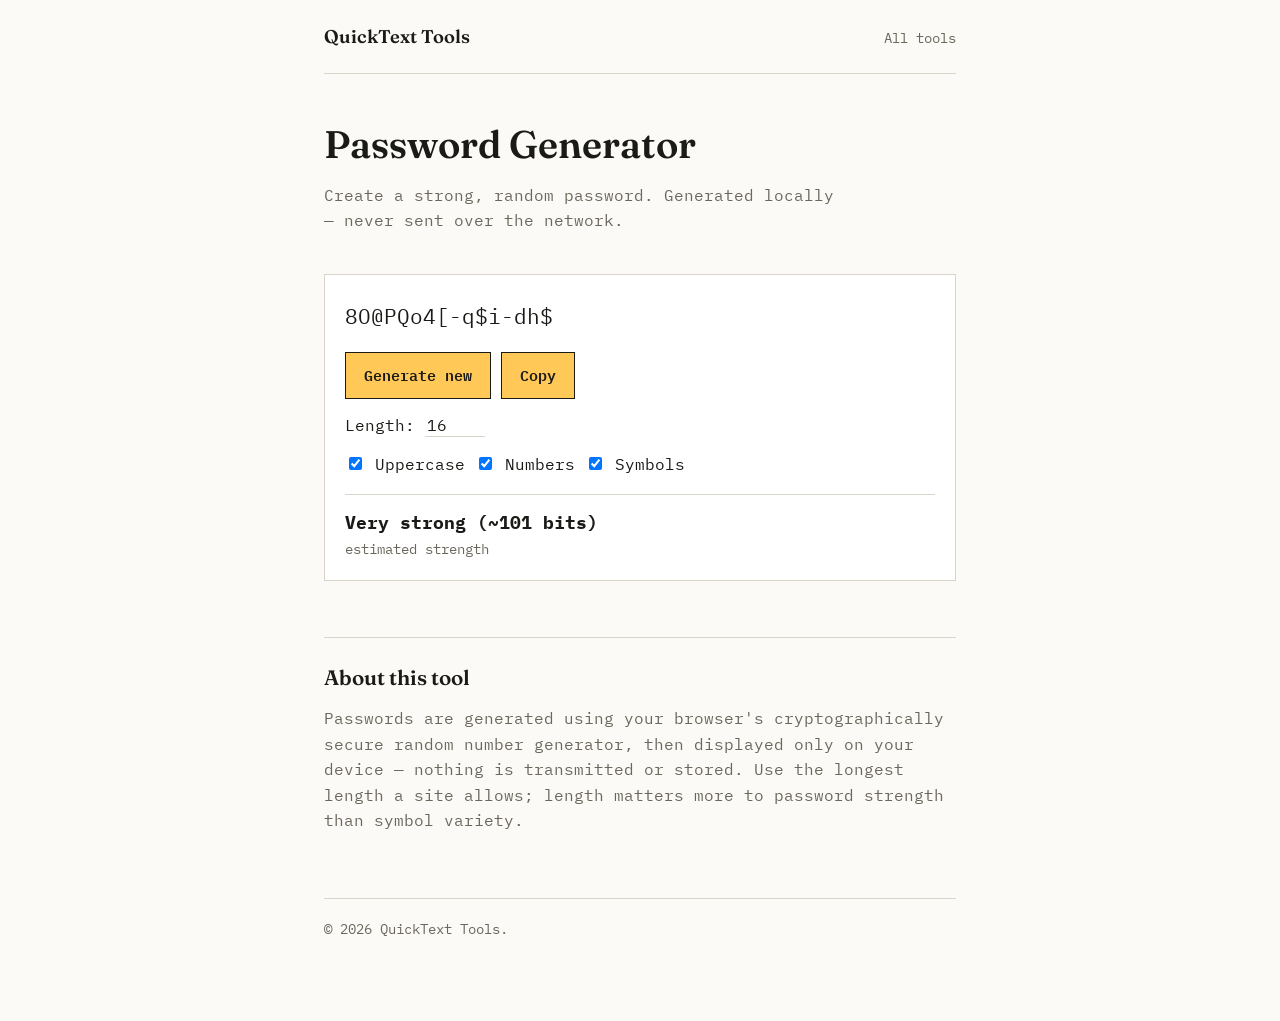
<file: password-generator.html>
<!DOCTYPE html>
<html lang="en">
<head>
<meta charset="UTF-8">
<meta name="viewport" content="width=device-width, initial-scale=1">
<title>Password Generator — Free Online Tool | QuickText Tools</title>
<meta name="description" content="Generate strong, random passwords instantly. Choose length and character types. Free, no sign-up, runs in your browser.">
<link rel="stylesheet" href="style.css">
</head>
<body>
<div class="wrap">
  <header class="site">
    <a class="brand" href="/">QuickText Tools</a>
    <nav><a href="/">All tools</a></nav>
  </header>

  <h1 class="hero">Password Generator</h1>
  <p class="lede">Create a strong, random password. Generated locally — never sent over the network.</p>

  <div class="tool-area">
    <input type="text" id="output" readonly aria-label="Generated password" style="font-size:1.3rem; padding:8px 0;">
    <div class="controls">
      <button id="generate">Generate new</button>
      <button id="copy">Copy</button>
    </div>
    <div class="controls">
      <label>Length: <input type="number" id="length" value="16" min="6" max="64" style="width:60px; border-bottom:1px solid var(--rule);"></label>
    </div>
    <div class="controls">
      <label><input type="checkbox" id="upper" checked> Uppercase</label>
      <label><input type="checkbox" id="numbers" checked> Numbers</label>
      <label><input type="checkbox" id="symbols" checked> Symbols</label>
    </div>
    <div class="stats"><div><strong id="strength">—</strong>estimated strength</div></div>
  </div>

  <section class="info">
    <h2>About this tool</h2>
    <p>Passwords are generated using your browser's cryptographically secure random number generator, then displayed only on your device — nothing is transmitted or stored. Use the longest length a site allows; length matters more to password strength than symbol variety.</p>
  </section>

  <footer class="site">&copy; 2026 QuickText Tools.</footer>
</div>

<script>
const lower = 'abcdefghijklmnopqrstuvwxyz';
const upper = 'ABCDEFGHIJKLMNOPQRSTUVWXYZ';
const nums = '0123456789';
const syms = '!@#$%^&*()-_=+[]{}';

function generate() {
  let pool = lower;
  if (document.getElementById('upper').checked) pool += upper;
  if (document.getElementById('numbers').checked) pool += nums;
  if (document.getElementById('symbols').checked) pool += syms;

  const length = Math.min(64, Math.max(6, Number(document.getElementById('length').value) || 16));
  const bytes = new Uint32Array(length);
  crypto.getRandomValues(bytes);

  let pass = '';
  for (let i = 0; i < length; i++) pass += pool[bytes[i] % pool.length];

  document.getElementById('output').value = pass;

  const bits = Math.log2(pool.length) * length;
  const label = bits < 40 ? 'Weak' : bits < 60 ? 'Fair' : bits < 80 ? 'Strong' : 'Very strong';
  document.getElementById('strength').textContent = label + ' (~' + Math.round(bits) + ' bits)';
}

document.getElementById('generate').addEventListener('click', generate);
document.getElementById('length').addEventListener('input', generate);
document.getElementById('upper').addEventListener('change', generate);
document.getElementById('numbers').addEventListener('change', generate);
document.getElementById('symbols').addEventListener('change', generate);
document.getElementById('copy').addEventListener('click', () => {
  navigator.clipboard.writeText(document.getElementById('output').value);
  const btn = document.getElementById('copy');
  const old = btn.textContent;
  btn.textContent = 'Copied!';
  setTimeout(() => btn.textContent = old, 1200);
});

generate();
</script>
</body>
</html>
</file>
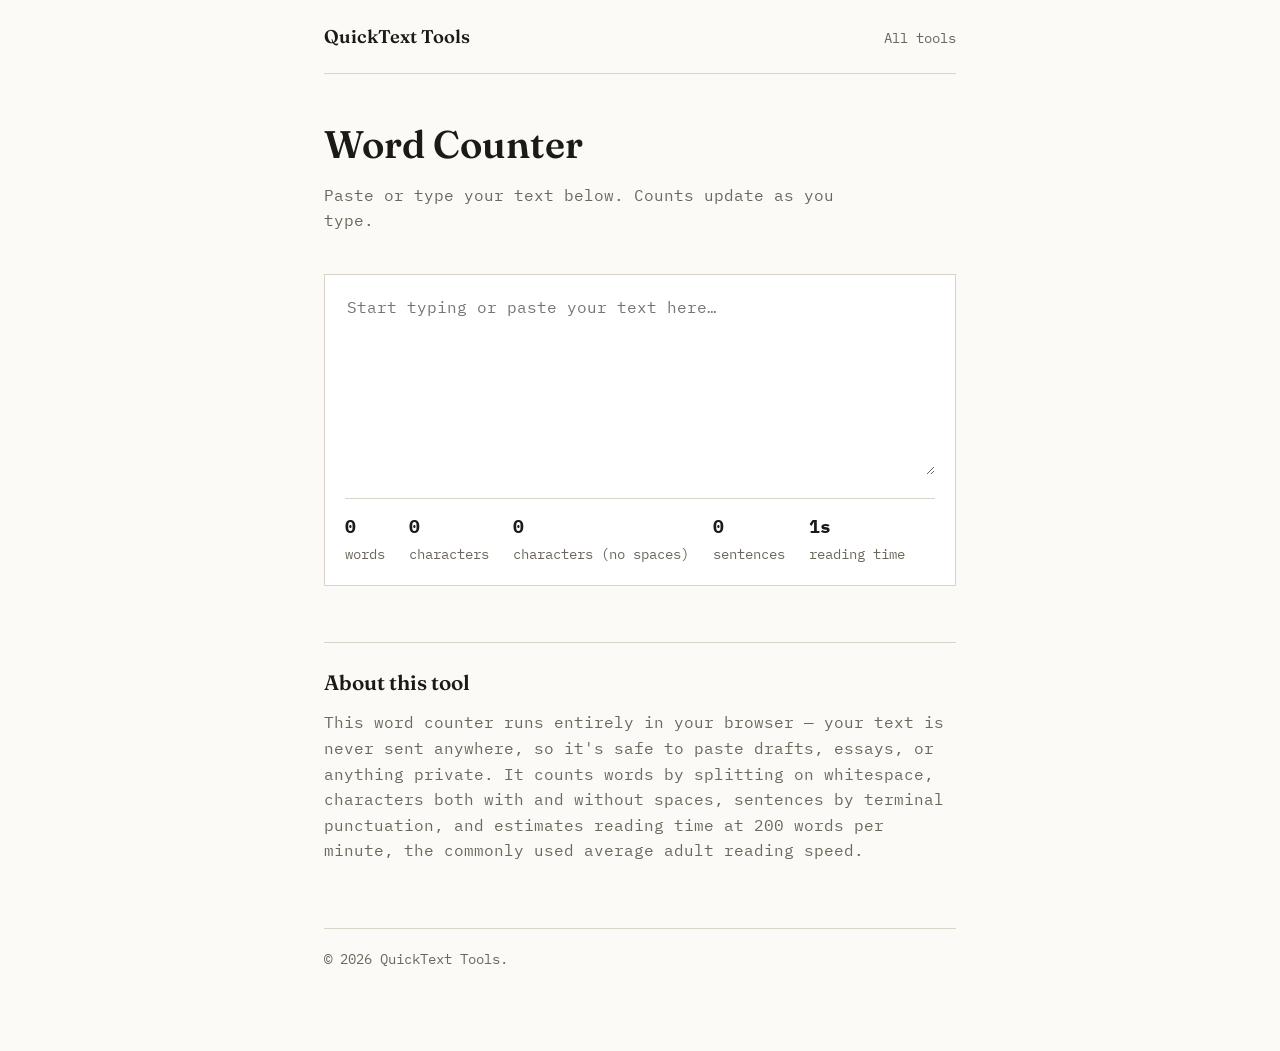
<file: word-counter.html>
<!DOCTYPE html>
<html lang="en">
<head>
<meta charset="UTF-8">
<meta name="viewport" content="width=device-width, initial-scale=1">
<title>Word Counter — Free Online Tool | QuickText Tools</title>
<meta name="description" content="Count words, characters, sentences, and reading time instantly. Free, no sign-up, works in your browser.">
<link rel="stylesheet" href="style.css">
</head>
<body>
<div class="wrap">
  <header class="site">
    <a class="brand" href="/">QuickText Tools</a>
    <nav><a href="/">All tools</a></nav>
  </header>

  <h1 class="hero">Word Counter</h1>
  <p class="lede">Paste or type your text below. Counts update as you type.</p>

  <div class="tool-area">
    <textarea id="input" placeholder="Start typing or paste your text here…" aria-label="Text to count"></textarea>
    <div class="stats">
      <div><strong id="words">0</strong>words</div>
      <div><strong id="chars">0</strong>characters</div>
      <div><strong id="charsNoSpace">0</strong>characters (no spaces)</div>
      <div><strong id="sentences">0</strong>sentences</div>
      <div><strong id="readTime">0s</strong>reading time</div>
    </div>
  </div>

  <section class="info">
    <h2>About this tool</h2>
    <p>This word counter runs entirely in your browser — your text is never sent anywhere, so it's safe to paste drafts, essays, or anything private. It counts words by splitting on whitespace, characters both with and without spaces, sentences by terminal punctuation, and estimates reading time at 200 words per minute, the commonly used average adult reading speed.</p>
  </section>

  <footer class="site">&copy; 2026 QuickText Tools.</footer>
</div>

<script>
const input = document.getElementById('input');
function update() {
  const text = input.value;
  const trimmed = text.trim();
  const words = trimmed ? trimmed.split(/\s+/).length : 0;
  const chars = text.length;
  const charsNoSpace = text.replace(/\s/g, '').length;
  const sentences = trimmed ? (trimmed.match(/[.!?]+(\s|$)/g) || []).length || (trimmed ? 1 : 0) : 0;
  const minutes = words / 200;
  const readTime = minutes < 1 ? Math.max(1, Math.round(minutes * 60)) + 's' : Math.round(minutes) + ' min';

  document.getElementById('words').textContent = words;
  document.getElementById('chars').textContent = chars;
  document.getElementById('charsNoSpace').textContent = charsNoSpace;
  document.getElementById('sentences').textContent = sentences;
  document.getElementById('readTime').textContent = readTime;
}
input.addEventListener('input', update);
update();
</script>
</body>
</html>
</file>
<file: style.css>
@import url('https://fonts.googleapis.com/css2?family=Fraunces:opsz,wght@9..144,400;9..144,600&family=IBM+Plex+Mono:wght@400;500;600&display=swap');

:root {
  --paper: #FBFAF6;
  --ink: #1A1A17;
  --rule: #D8D4C8;
  --highlight: #FFC857;
  --teal: #1F6F63;
  --muted: #6B675C;
}

* { box-sizing: border-box; }

html, body {
  margin: 0;
  background: var(--paper);
  color: var(--ink);
  font-family: 'IBM Plex Mono', monospace;
  font-size: 16px;
  line-height: 1.6;
}

h1, h2 {
  font-family: 'Fraunces', serif;
  font-weight: 600;
  line-height: 1.15;
  margin: 0 0 .3em;
}

a { color: var(--teal); }

.wrap {
  max-width: 680px;
  margin: 0 auto;
  padding: 0 24px 80px;
}

header.site {
  border-bottom: 1px solid var(--rule);
  padding: 22px 0;
  margin-bottom: 48px;
  display: flex;
  justify-content: space-between;
  align-items: baseline;
}

header.site .brand {
  font-family: 'Fraunces', serif;
  font-weight: 600;
  font-size: 1.15rem;
  text-decoration: none;
  color: var(--ink);
}

header.site nav a {
  color: var(--muted);
  text-decoration: none;
  margin-left: 18px;
  font-size: .9rem;
}
header.site nav a:hover { color: var(--teal); }

h1.hero { font-size: 2.4rem; margin-bottom: .5rem; }
p.lede { color: var(--muted); max-width: 52ch; margin-bottom: 2.5rem; }

.tool-list { list-style: none; padding: 0; margin: 0; }
.tool-list li {
  border-top: 1px solid var(--rule);
  padding: 16px 0;
}
.tool-list li:last-child { border-bottom: 1px solid var(--rule); }
.tool-list a {
  text-decoration: none;
  color: var(--ink);
  font-size: 1.05rem;
  display: flex;
  justify-content: space-between;
}
.tool-list a:hover { color: var(--teal); }
.tool-list .vol { color: var(--muted); font-size: .85rem; }

.tool-area {
  border: 1px solid var(--rule);
  background: #fff;
  padding: 20px;
  margin: 28px 0 12px;
}

textarea, input[type="text"], input[type="number"] {
  width: 100%;
  font-family: 'IBM Plex Mono', monospace;
  font-size: 1rem;
  border: none;
  resize: vertical;
  background: transparent;
  color: var(--ink);
}
textarea:focus, input:focus { outline: 2px solid var(--teal); outline-offset: 2px; }

textarea { min-height: 180px; }

.stats {
  display: flex;
  flex-wrap: wrap;
  gap: 24px;
  border-top: 1px solid var(--rule);
  margin-top: 16px;
  padding-top: 14px;
  font-size: .9rem;
  color: var(--muted);
}
.stats strong { color: var(--ink); font-size: 1.1rem; display: block; }

button {
  font-family: 'IBM Plex Mono', monospace;
  font-weight: 600;
  font-size: .95rem;
  background: var(--highlight);
  color: var(--ink);
  border: 1px solid var(--ink);
  padding: 10px 18px;
  cursor: pointer;
}
button:hover { background: #ffd370; }
button:focus-visible { outline: 2px solid var(--teal); outline-offset: 2px; }

.controls { display: flex; gap: 10px; flex-wrap: wrap; align-items: center; margin: 14px 0; }

.info {
  border-top: 1px solid var(--rule);
  margin-top: 56px;
  padding-top: 28px;
  color: var(--muted);
}
.info h2 { color: var(--ink); font-size: 1.3rem; }

footer.site {
  border-top: 1px solid var(--rule);
  margin-top: 64px;
  padding-top: 20px;
  color: var(--muted);
  font-size: .85rem;
}

@media (prefers-reduced-motion: reduce) { * { transition: none !important; } }
</file>
